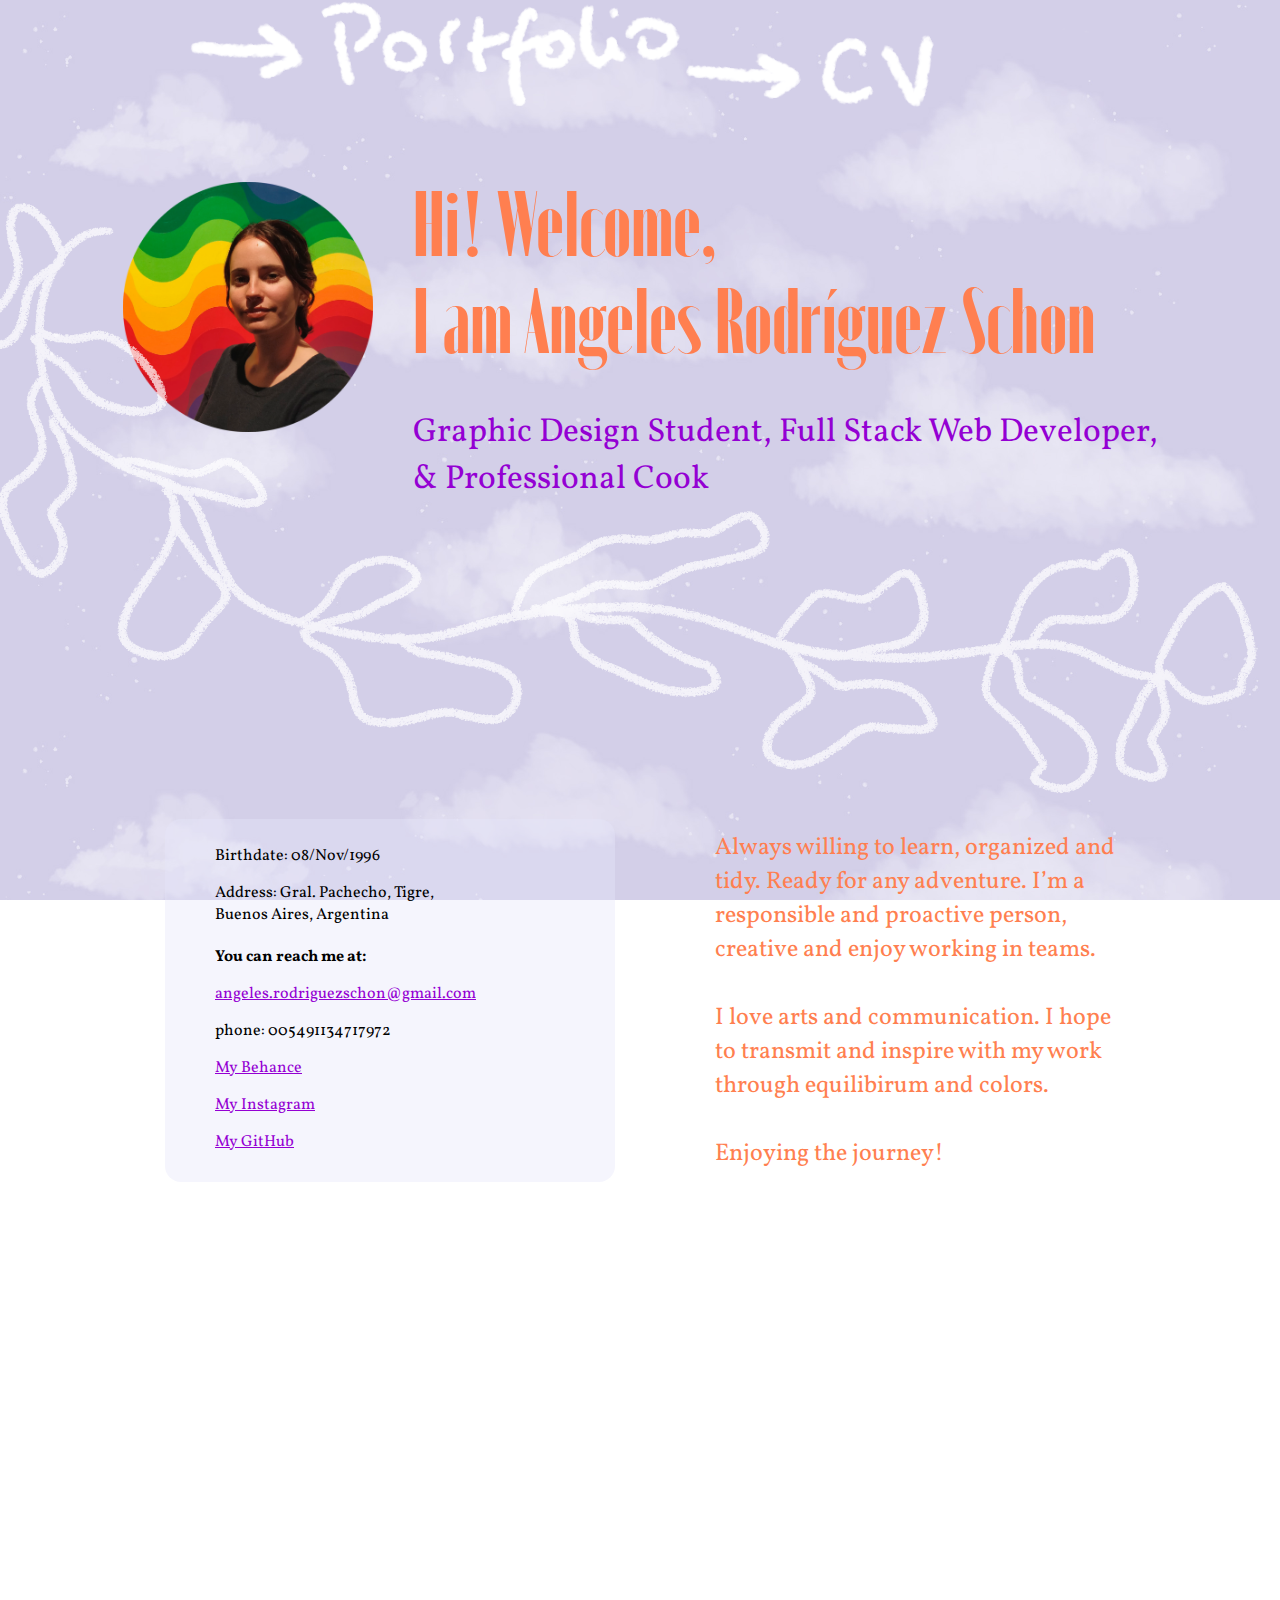
<file: index.html>
<!DOCTYPE html>
<html lang="en">
<head>
    <meta charset="UTF-8">
    <meta http-equiv="X-UA-Compatible" content="IE=edge">
    <meta name="viewport" content="width=device-width, initial-scale=1.0">
    <title>Angeles Rodríguez Schon</title>
    <link rel='stylesheet' href='public/stylesheets/general.css' />
    <link rel='stylesheet' href='public/stylesheets/index.css' />
    <link rel="preconnect" href="https://fonts.gstatic.com">
    <link href="https://fonts.googleapis.com/css2?family=Vollkorn:ital,wght@0,400;0,500;0,600;0,700;0,800;0,900;1,400;1,500;1,600;1,700;1,800;1,900&display=swap" rel="stylesheet"> 
</head>
<body>
    <div class="Navigation">
        <a class="botonNavM" href="./portfolio.html"><img class="botonNavM" src="./public/design/porfolio button.png" alt="botonPortfolio"></a>
        <a class="botonNavCv" href="./cv.html"><img class="botonNavCv" src="./public/design/cv button.png" alt="botonCV"></a>   
    </div>
    <div class="portada">
        <img class= "fotoMia" src="./public/design/foto carnet.png" alt="foto mia">
        <div class="presentacion">
            <h1 class="hi">Hi! Welcome, <br> I am Angeles Rodríguez Schon</h1>
            <h3 class="soy">Graphic Design Student, Full Stack Web Developer, <br>& Professional Cook </h3>
        </div>
    </div>
    <img class="plantahome" src="./public/design/planta home.png" alt="planta home">
    <div class="parte2">
        <div class="contacto">
            <p>Birthdate: 08/Nov/1996</p>
            <p>Address: Gral. Pachecho, Tigre, <br>Buenos Aires, Argentina</p>
            <h4>You can reach me at:</h4>
            <p><a href="mailto:angeles.rodriguezschon@gmail.com">angeles.rodriguezschon@gmail.com</a></p>
            <p>phone: 005491134717972</p>
            <p><a href="https://www.behance.net/angelesrodriguezs">My Behance</a></p>
            <p><a href="https://www.instagram.com/punirs/">My Instagram</a></p>
            <p><a href="https://github.com/AngelesRodriguezSchon">My GitHub</a></p>
        </div>
        <div class="parrafito">
            <p>Always willing to learn, organized and tidy. Ready for any adventure. I’m a responsible and proactive person, creative and enjoy working in teams.
                <br><br>I love arts and communication. I hope to transmit and inspire with my work through equilibirum and colors.
                <br><br>Enjoying the journey!</p>
        </div>
    </div>
    <div class="botones">
        <a class="botonCV" href="./cv.html"><img src="./public/design/my cv boton.png" alt="boton CV"></a>
        <a class="botonPortfolio" href="./portfolio.html"><img src="./public/design/my portfolio boton.png" alt="boton Portfolio"></a>
    </div>
    <img class="plantaborde" src="./public/design/planta borde.png" alt="planta borde">
</body>
</html>
</file>
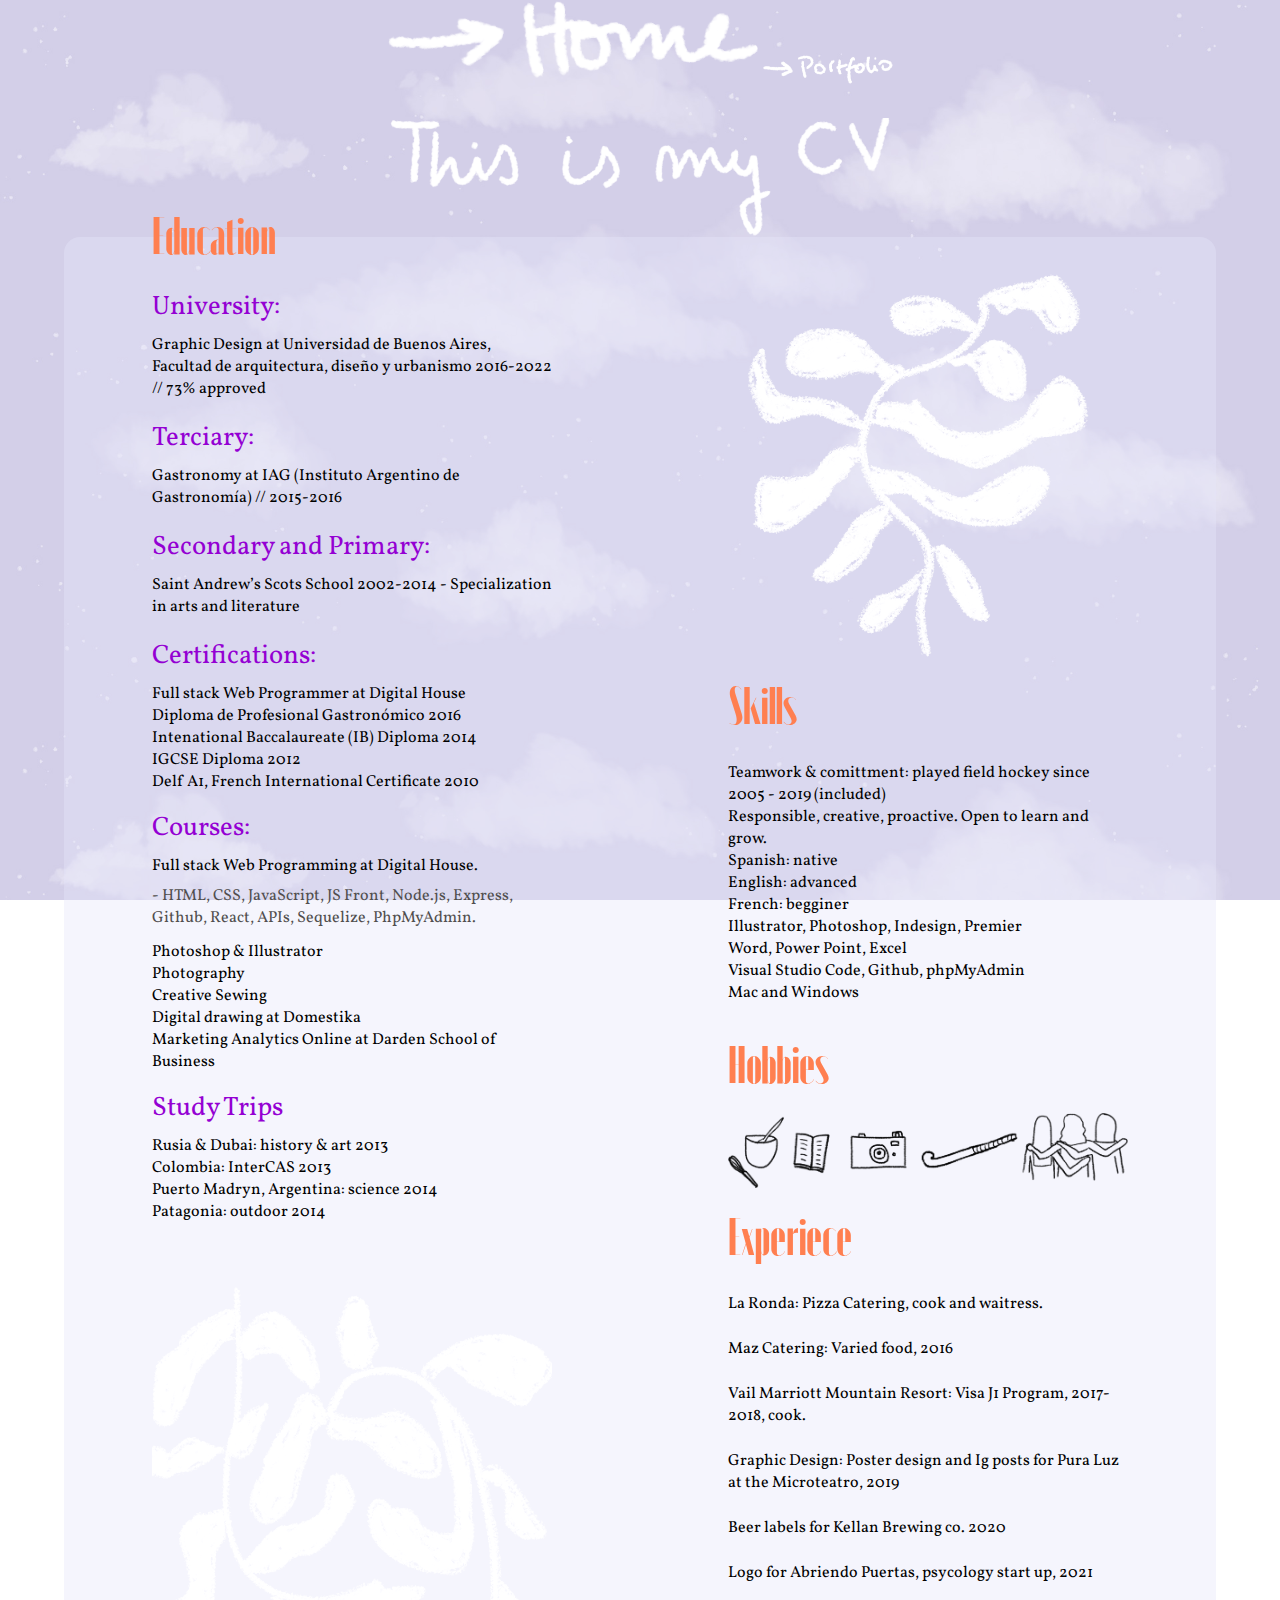
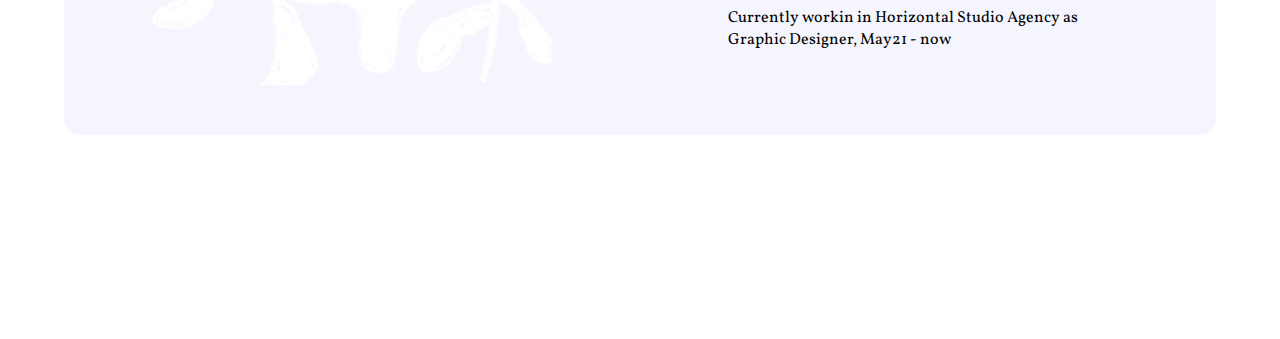
<file: cv.html>
<!DOCTYPE html>
<html lang="en">
<head>
    <meta charset="UTF-8">
    <meta http-equiv="X-UA-Compatible" content="IE=edge">
    <meta name="viewport" content="width=, initial-scale=1.0">
    <title>Angeles CV</title>
    <link rel='stylesheet' href='public/stylesheets/general.css' />
    <link rel='stylesheet' href='public/stylesheets/cv.css' />
    <link rel="preconnect" href="https://fonts.gstatic.com">
    <link href="https://fonts.googleapis.com/css2?family=Vollkorn:ital,wght@0,400;0,500;0,600;0,700;0,800;0,900;1,400;1,500;1,600;1,700;1,800;1,900&display=swap" rel="stylesheet"> 
</head>
<body>
    <div class="Navigation">
        <a class="botonNavM" href="./index.html"><img class="botonNavM" src="./public/design/Home button.png" alt="botonMenu"></a>
        <a class="botonNavCv" href="./portfolio.html"><img class="botonNavCv" src="./public/design/porfolio button.png" alt="botonCV"></a>   
    </div>
    <img class="tituloCv" src="./public/design/this is my cv.png" alt="tituloCV">
    <div class="infoContainer">
        <div class="leftColumn">
            <h3>Education</h3>
            <h4>University:</h4>
            <p>Graphic Design at Universidad de Buenos Aires, Facultad de arquitectura, diseño y urbanismo 2016-2022 // 73% approved</p>
            <h4>Terciary:</h4>
            <p>Gastronomy at IAG (Instituto Argentino de Gastronomía) // 2015-2016</p>
            <h4>Secondary and Primary:</h4>
            <p>Saint Andrew’s Scots School 2002-2014 - Specialization in arts and literature</p>
            <h4>Certifications:</h4>
            <ul>
                <li>Full stack Web Programmer at Digital House</li>
                <li>Diploma de Profesional Gastronómico 2016</li>
                <li>Intenational Baccalaureate (IB) Diploma 2014 </li>
                <li>IGCSE Diploma 2012</li>
                <li>Delf A1, French International Certificate 2010</li>
            </ul>
            <h4>Courses:</h4>
            <ul>
                <li>Full stack Web Programming at Digital House.
                    <ul>
                        <li class="sublista">- HTML, CSS, JavaScript, JS Front, Node.js, Express, Github, React, APIs, Sequelize, PhpMyAdmin.</li>
                    </ul></li>
                <li>Photoshop & Illustrator</li> 
                <li>Photography</li> 
                <li>Creative Sewing</li>
                <li>Digital drawing at Domestika</li>
                <li>Marketing Analytics Online at Darden School of Business</li>
            </ul>
            <h4>Study Trips</h4>
            <ul>
                <li>Rusia & Dubai: history & art 2013</li>
                <li>Colombia: InterCAS 2013</li> 
                <li>Puerto Madryn, Argentina: science 2014</li> 
                <li>Patagonia: outdoor 2014</li>
            </ul>
            <img class="plantaIzq" src="./public/design/planta 4.png" alt="planta">
        </div>
        <div class="rightColumn">
            <img class="plantaDer" src="./public/design/planta 2.png" alt="planta">
            <h3>Skills</h3>
            <ul>
                <li>Teamwork & comittment: played field hockey since 2005 - 2019 (included)</li>
                <li>Responsible, creative, proactive. Open to learn and grow.</li>
                <li>Spanish: native</li>
                <li>English: advanced</li> 
                <li>French: begginer</li> 
                <li>Illustrator, Photoshop, Indesign, Premier</li>
                <li>Word, Power Point,  Excel</li>
                <li>Visual Studio Code, Github, phpMyAdmin</li>
                <li>Mac and Windows</li>
            </ul>
            <h3>Hobbies</h3>
            <img class="hobbies" src="./public/design/hobbies.png" alt="hobbies">
            <h3>Experiece</h3>
            <p>La Ronda: Pizza Catering, cook and waitress.</p>
            <p>Maz Catering: Varied food, 2016</p>
            <p>Vail Marriott Mountain Resort: Visa J1 Program, 2017-2018, cook.</p>
            <p>Graphic Design: Poster design and Ig posts for Pura Luz at the Microteatro, 2019</p>
            <p>Beer labels for Kellan Brewing co. 2020</p>
            <p>Logo for Abriendo Puertas, psycology start up, 2021</p>
            <p>Currently workin in Horizontal Studio Agency as Graphic Designer, May21 - now</p>
        </div>
    </div>
    <img class="thankyou" src="./public/design/thank.png" alt="thank you">
    
</body>
</html>
</file>
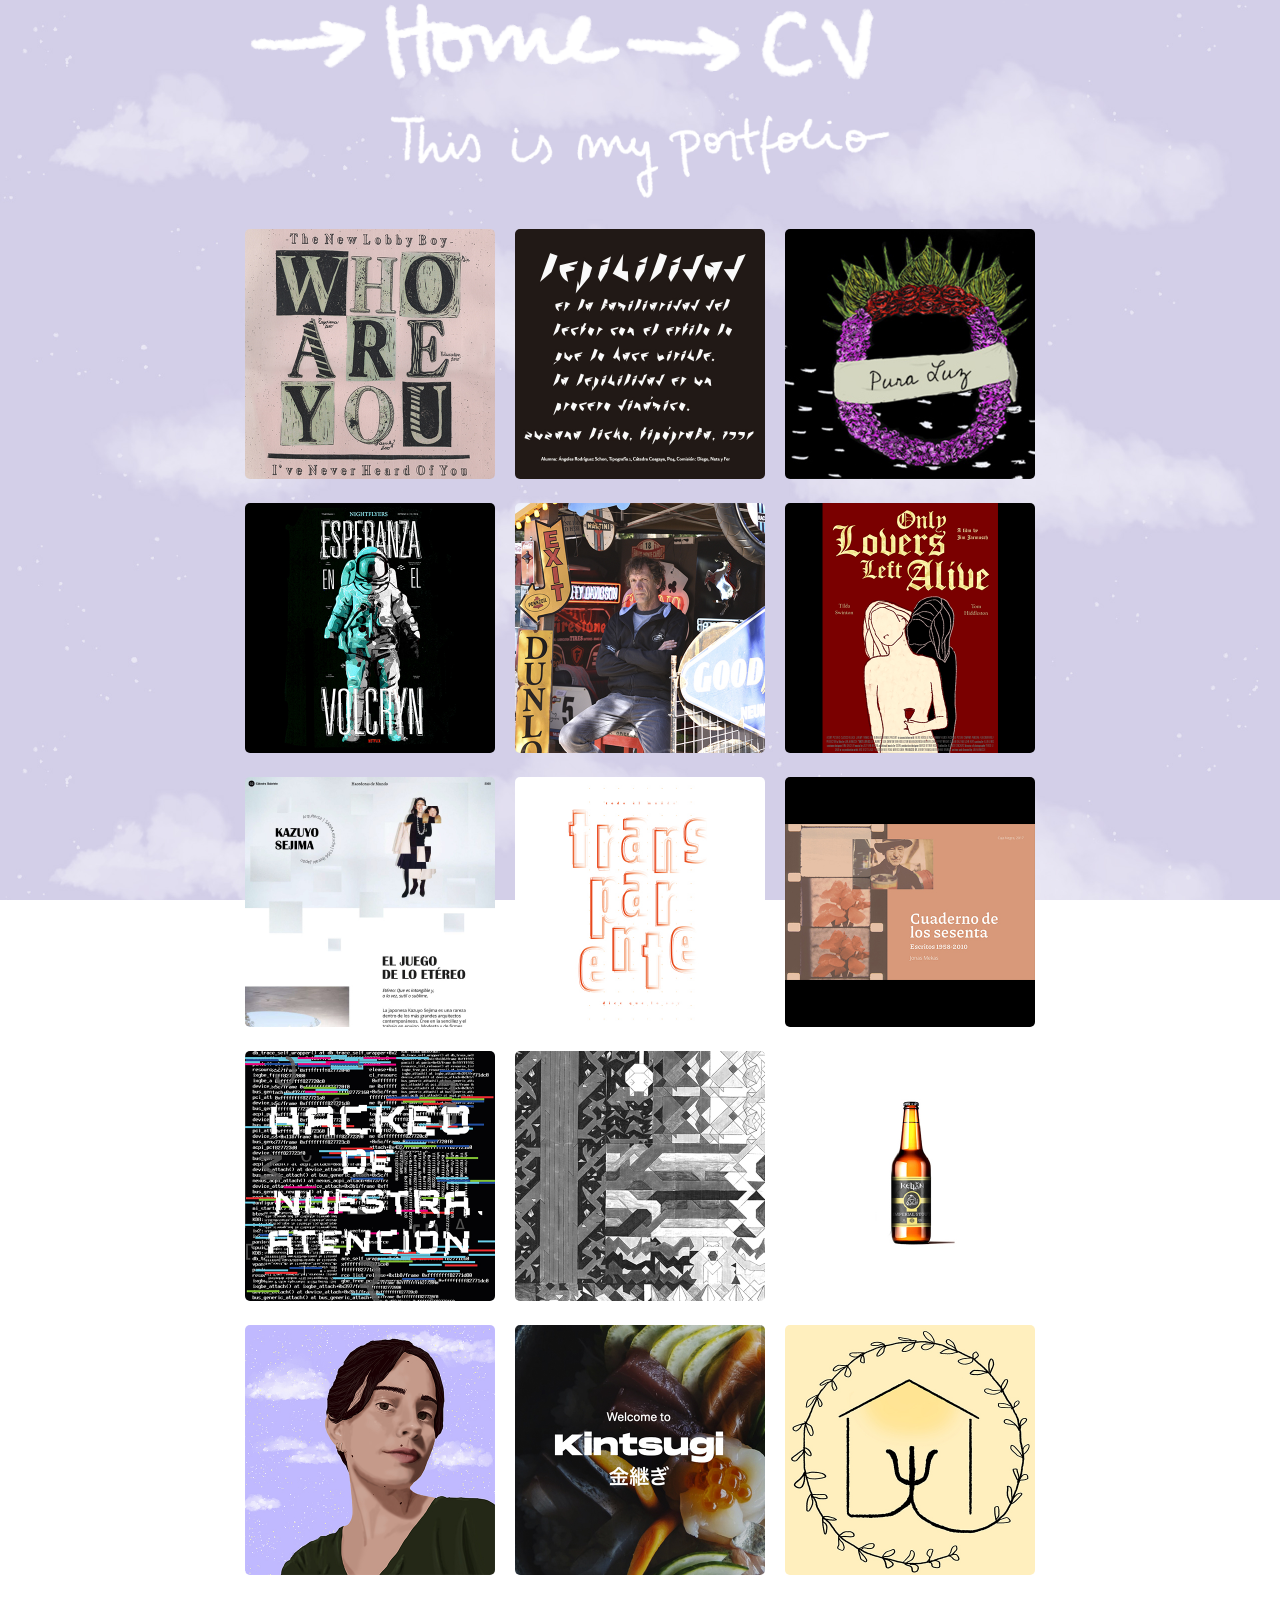
<file: portfolio.html>
<!DOCTYPE html>
<html lang="en">
<head>
    <meta charset="UTF-8">
    <meta http-equiv="X-UA-Compatible" content="IE=edge">
    <meta name="viewport" content="width=device-width, initial-scale=1.0">
    <title>Angeles Portfolio</title>
    <link rel='stylesheet' href='public/stylesheets/general.css' />
    <link rel='stylesheet' href='public/stylesheets/portfolio.css' />
    <link rel="preconnect" href="https://fonts.gstatic.com">
    <link href="https://fonts.googleapis.com/css2?family=Vollkorn:ital,wght@0,400;0,500;0,600;0,700;0,800;0,900;1,400;1,500;1,600;1,700;1,800;1,900&display=swap" rel="stylesheet"> 
</head>
<body>
    <div class="Navigation">
        <a class="botonNavM" href="./index.html"><img class="botonNavM" src="./public/design/Home button.png" alt="botonMenu"></a>
        <a class="botonNavCv" href="./cv.html"><img class="botonNavCv" src="./public/design/cv button.png" alt="botonCV"></a>   
    </div>
    <div class="centerContainer">
        <img class="tituloPortfolio" src="./public/design/This is my portfolio" alt="tituloPortfolio">
    </div>
    <div class="trabajos">
                <!-- Trigger the Modal -->
                <ul id="gallery">
                    <li class="gallery"><img id="myImg" src="./public/design/Who1.jpg" data-modal-src="./public/design/Who2.png" alt="Grand Budapest Hotel poster & postcards"></li>
                    <li class="gallery"><img id="myImg" src="./public/design/Legibilidad.jpg" data-modal-src="./public/design/legibilidad2.png" alt="Legibilidad, Typography work"></li>
                    <li class="gallery"><img id="myImg" src="./public/design/puraLuz1.jpg" data-modal-src="./public/design/puraLuz2.png" alt="Pura Luz poster at Microteatro"></li>
                    <li class="gallery"><img id="myImg" src="./public/design/nightflyers1.jpg" data-modal-src="./public/design/nightflyers2.png" alt="Graphics for the Netflix series Nightflyers"></li>
                    <li class="gallery"><img id="myImg" src="./public/design/photography.jpg" data-modal-src="./public/design/fotografia2.png" alt="Photography"></li>
                    <li class="gallery"><img id="myImg" src="./public/design/only1.png" data-modal-src="./public/design/only2.png" alt="Only Lovers Left Alive movie poster & postcards"></li>
                    <li class="gallery"><img id="myImg" src="./public/design/kazu1.jpg" data-modal-src="./public/design/kazu2.png" alt="Kazuyo Sejima website in collab with Paz Gonzalez Crende"></li>
                    <li class="gallery"><img id="myImg" src="./public/design/transparente1.jpg" data-modal-src="./public/design/transparente2.png" alt="About me, Postcard front & back"></li>
                    <li class="gallery"><img id="myImg" src="./public/design/jonas1.jpg" data-modal-src="./public/design/jonas2.png" alt="Cuaderno de los sesenta, book preview"></li>
                    <li class="gallery"><img id="myImg" src="./public/design/hackeo1.jpg" data-modal-src="./public/design/hackeo2.png" alt="The hacking of our attention, Poster, Ig graphics, & Book. In collab with Paz González Crende"></li>
                    <li class="gallery"><img id="myImg" src="./public/design/grid1.jpg" data-modal-src="./public/design/grid2.png" alt="Grid illustrations"></li>
                    <li class="gallery"><img id="myImg" src="./public/design/kellan.jpg" data-modal-src="./public/design/kellan2.png" alt="Beer label design for Kellan Brewing Co."></li>
                    <li class="gallery"><img id="myImg" src="./public/design/illus1.jpg" data-modal-src="./public/design/illus.png" alt="Sorted illustrations"></li>
                    <li class="gallery"><img id="myImg" src="./public/design/kintsugi1.jpg" data-modal-src="./public/design/kintsugi2.png" alt="Sushi e-commerce design & development"></li>
                    <li class="gallery"><img id="myImg" src="./public/design/abPuertas1.jpg" data-modal-src="./public/design/abPuertas2.png" alt="Logo design for Abriendo Puertas"></li>
                </ul>
        

        <!-- The Modal -->
        <div id="myModal" class="modal">

            <!-- The Close Button -->
            <button class="close">&times;</button>

            <!-- Modal Content (The Image) -->
            <img class="modal-content" id="img01">

            <!-- Modal Caption (Image Text) -->
            <div id="caption"></div>
        </div>
    </div>
    <script>
       

        var gallery = document.querySelector("ul")
        var modal = document.querySelector(".modal");
        var closeButton = document.querySelector("button");
        var captionText = document.getElementById("caption");
        var myImg = document.querySelectorAll('#myImg');

        gallery.addEventListener('click', function (event) {
            // the event.target could be the `li` or the `img`, but we only want the `img`
            var image = event.target.closest('li').querySelector('img')
  
            modal.setAttribute('style', 'display: block;')
            modal.querySelector('.modal-content').setAttribute('src', image.getAttribute('data-modal-src'))
            captionText.innerHTML = image.alt;
        })

        closeButton.addEventListener('click', function (event) {
            modal.setAttribute('style', 'display: none;')
        })
    </script>
</body>
</html>
</file>
<file: public/stylesheets/general.css>
body{
    margin:0;
    background-image: url("../design/fondo.jpg");
    background-size: 100%;
    background-attachment: fixed;
    background-repeat: repeat-y;
    display: flex;
    flex-direction: column;
    align-items: center;
}
</file>
<file: public/stylesheets/index.css>
@font-face{
    font-family: "Moniqa-BlackCondensedDisplay";
    src: url(../fonts/Moniqa-BlackCondensedDisplay.otf)
  }

.portada{
    display: flex;
    flex-direction: row;
    justify-content: space-evenly;
    align-items: flex-start;
    margin-top: 70px;
    margin-left: 60px;
    margin-right: 60px;
    flex-wrap: wrap;
}
.fotoMia{
    width: 250px;
    height:250px;
    margin-right: 40px;
}
.presentacion{
    display: flex;
    flex-direction: column;
    align-items: flex-start;
    justify-content: center;
}
.hi{
    font-family: "Moniqa-BlackCondensedDisplay";
    font-size: 70pt;
    color:coral; 
    margin-top: 0px;
    margin-bottom: 0px;
}
.soy{
    font-family: 'Vollkorn', serif;
    font-weight: 100;
    font-size: 25pt;
    color:darkviolet; 
}
.plantahome{
    position: relative;
    bottom: 400px;
    width: 100vw;
}
.parte2{
    display: flex;
    flex-direction: row;
    align-items: center;
    justify-content: space-evenly;
    margin-top: -450px;
}
.contacto{
    display: flex;
    flex-direction: column;
    align-items: flex-start;
    background-color: rgb(230, 230, 250, 0.4);
    border-radius: 1em;
    width: 400px;
    padding-left: 50px;
    padding-top: 10px;
    padding-bottom: 30px;
    font-family: 'Vollkorn', serif;
    color: black;
    font-size: 12pt;
    font-weight: 100;
    margin-right: 50px;;
}
 .contacto p, h4{
    margin-bottom: -1px;
}
.contacto a{
    color: darkviolet;
}
.parrafito{
    font-family: 'Vollkorn', serif;
    color: coral;
    font-weight: 200;
    width: 400px;
    font-size: 18pt;
    margin-left: 50px;
}

.botones{
    display: flex;
    justify-content: center;
    align-items: space-between;
}
.botones img{
    width: 400px;
    margin-top: 100px;
}
.botonPortfolio{
    margin-left: 90px;
    transition: transform .2s;
}
.botonCV{
    transition: transform .2s;
}
.botonPortfolio:hover{
    transform: scale(1.2)
}
.botonCV:hover{
    transform: scale(1.2)
}

.plantaborde{
    width: 1000px;
    margin-top: 90px;
    margin-bottom: 90px;
}

@media (max-width: 1110px){
    .portada{
      flex-direction: column;
      align-items: center;
      margin: 0px;
      margin-top: 80px;
    }
    
    .hi{
        font-size: 50pt;
        margin-top: 30px;
    }
    .soy{
        font-size: 18pt;
    }
    .plantahome{
        bottom: 230px;
    }
    .parte2{
        flex-direction: column;
        align-items: center;
        margin-top:-330px;
    }
    .parrafito{
        margin-top: 20px;
        margin-left: 0px;
    }
    .contacto{
        margin-right: 0px;
    }
    .botones{
        flex-direction: column;
        align-items: center;
    }
    .botonCV, .botonPortfolio{
        margin-left:0px;
    }
    .plantaborde{
        width: 600px;
    }
  }

  @media (max-width: 600px){
    .hi, .soy{
      width: 300px;
      margin-left: 20px;
    }
    .plantahome{
        bottom: 120px;
    }
    .parte2{
        margin-top: -200px;
    }

    .plantaborde{
        width: 300px;
    }

   
  }
  @media(max-width: 450px){
      .parte2{
          margin-top: -150px;
      }
      .contacto, .parrafito{
          width: 270px;
      }
  }
</file>
<file: public/stylesheets/cv.css>
@font-face{
    font-family: "Moniqa-BlackCondensedDisplay";
    src: url(../fonts/Moniqa-BlackCondensedDisplay.otf)
  }

.botonNavCv{
    width: 130px;
    padding-top: 8px;
}
.botonNavM{
    padding-bottom: 5px;
}
.tituloCv{
    width: 500px;
    margin-top: 30px;
}
.infoContainer{
    display: flex;
    flex-direction: row;
    background-color: rgb(230, 230, 250, 0.4);
    border-radius: 1em;
    width: 90vw;
    align-items: center;
    justify-content: space-around;
}
.leftColumn, .rightColumn{
    display: flex;
    flex-direction: column;
    width: 400px;
    margin-bottom: 50px;
}
.leftColumn{
    margin-top: -50px;
}
.plantaIzq, .plantaDer, .hobbies{
    width: 400px;
}
.plantaIzq{
    margin-top: 50px;
}

h3{
    font-family: "Moniqa-BlackCondensedDisplay";
    font-size: 40pt;
    color:coral; 
    margin:0px;
    padding:0px;
    margin-top: 25px;
    margin-bottom: 17px;;
}
h4{
    font-family: 'Vollkorn', serif;
    font-weight: 100;
    font-size: 20pt;
    color:darkviolet; 
    margin:0px;
    padding:0px;
    margin-top: 5px;
}
p{
    margin:0px;
    padding:0px;
    font-family: 'Vollkorn', serif;
    font-size: 12pt;
    margin-bottom: 15px;
    margin-top: 8px;
}
li, ul{
    margin:0px;
    padding:0px;
    font-family: 'Vollkorn', serif;
    font-size: 12pt;
    list-style: none;
}
.sublista{
    color: rgb(80, 78, 78);
}
ul{
    margin-top: 8px;
    margin-bottom: 12px;
}
.thankyou{
    width: 500px;
    margin: 50px;
}

@media (max-width: 1000px){
    .infoContainer{
        flex-direction: column;
    }
    .leftColumn{
        margin-top: 0px;
    }
    .plantaIzq{
        display: none;
    }
    .plantaDer{
        margin-top: -50px;
    }
}
@media (max-width: 500px){
    .leftColumn, .rightColumn, .plantaIzq, .plantaDer, .hobbies, .thankyou{
        width: 250px;
    }
    .tituloCv{
        width: 300px;
    }
}
</file>
<file: public/stylesheets/portfolio.css>
.tituloPortfolio{
    width: 500px;
    margin-top: 30px;
}
.trabajos{
    display: flex;
    flex-direction: row;
    width: 75vw;
    flex-wrap: wrap;
    align-items: center;
    justify-content: space-around;
}
ul {
    list-style: none; 
    margin-bottom: 20px;
    padding: 0px;
    display: flex;
    flex-wrap: wrap;
    align-items: center;
    justify-content: center;
 }
 li{
     margin: 10px;
 }
 
/* Style the Image Used to Trigger the Modal */
#myImg {
    border-radius: 5px;
    cursor: pointer;
    transition: 0.3s;
    width:250px;
  }
  
  #myImg:hover {opacity: 0.7;}
  
  /* The Modal (background) */
  .modal {
    display: none; /* Hidden by default */
    position: fixed; /* Stay in place */
    z-index: 1; /* Sit on top */
    padding-top: 100px; /* Location of the box */
    left: 0;
    top: 0;
    width: 100%; /* Full width */
    height: 100%; /* Full height */
    overflow: auto; /* Enable scroll if needed */
    background-color: rgb(230,230,250); /* Fallback color */
    background-color: rgba(230,230,250,0.9); /* Lilac w/ opacity */
  }
  
  /* Modal Content (Image) */
  .modal-content {
    margin: auto;
    display: block;
    width: 80%;
    max-width: 700px;
  }
  
  /* Caption of Modal Image (Image Text) - Same Width as the Image */
  #caption {
    margin: auto;
    display: block;
    width: 80%;
    max-width: 700px;
    text-align: center;
    color: darkviolet;
    padding: 10px 0;
    height: 150px;
    font-family: 'Vollkorn', serif;
    font-weight: 100;
    font-size: 18pt;
  }
  
  /* Add Animation - Zoom in the Modal */
  .modal-content, #caption { 
    animation-name: zoom;
    animation-duration: 0.6s;
  }
  
  @keyframes zoom {
    from {transform:scale(0)} 
    to {transform:scale(1)}
  }
  
  /* The Close Button */
  .close {
    position: absolute;
    top: 15px;
    right: 35px;
    color: darkviolet;
    font-size: 40px;
    font-weight: bold;
    transition: 0.3s;
    border: none;
    background: none;
  }
  
  .close:hover,
  .close:focus {
    color: #bbb;
    text-decoration: none;
    cursor: pointer;
  }
  
  @media (max-width: 720px){
    .modal-content {
      width: 100%;
    }
    .tituloPortfolio{
      width: 80vw;
    }
    #myImg{
      width: 200px;
    }
  }
  @media (max-width: 590px){
    #myImg{
      width: 150px;
    }
  }
</file>
